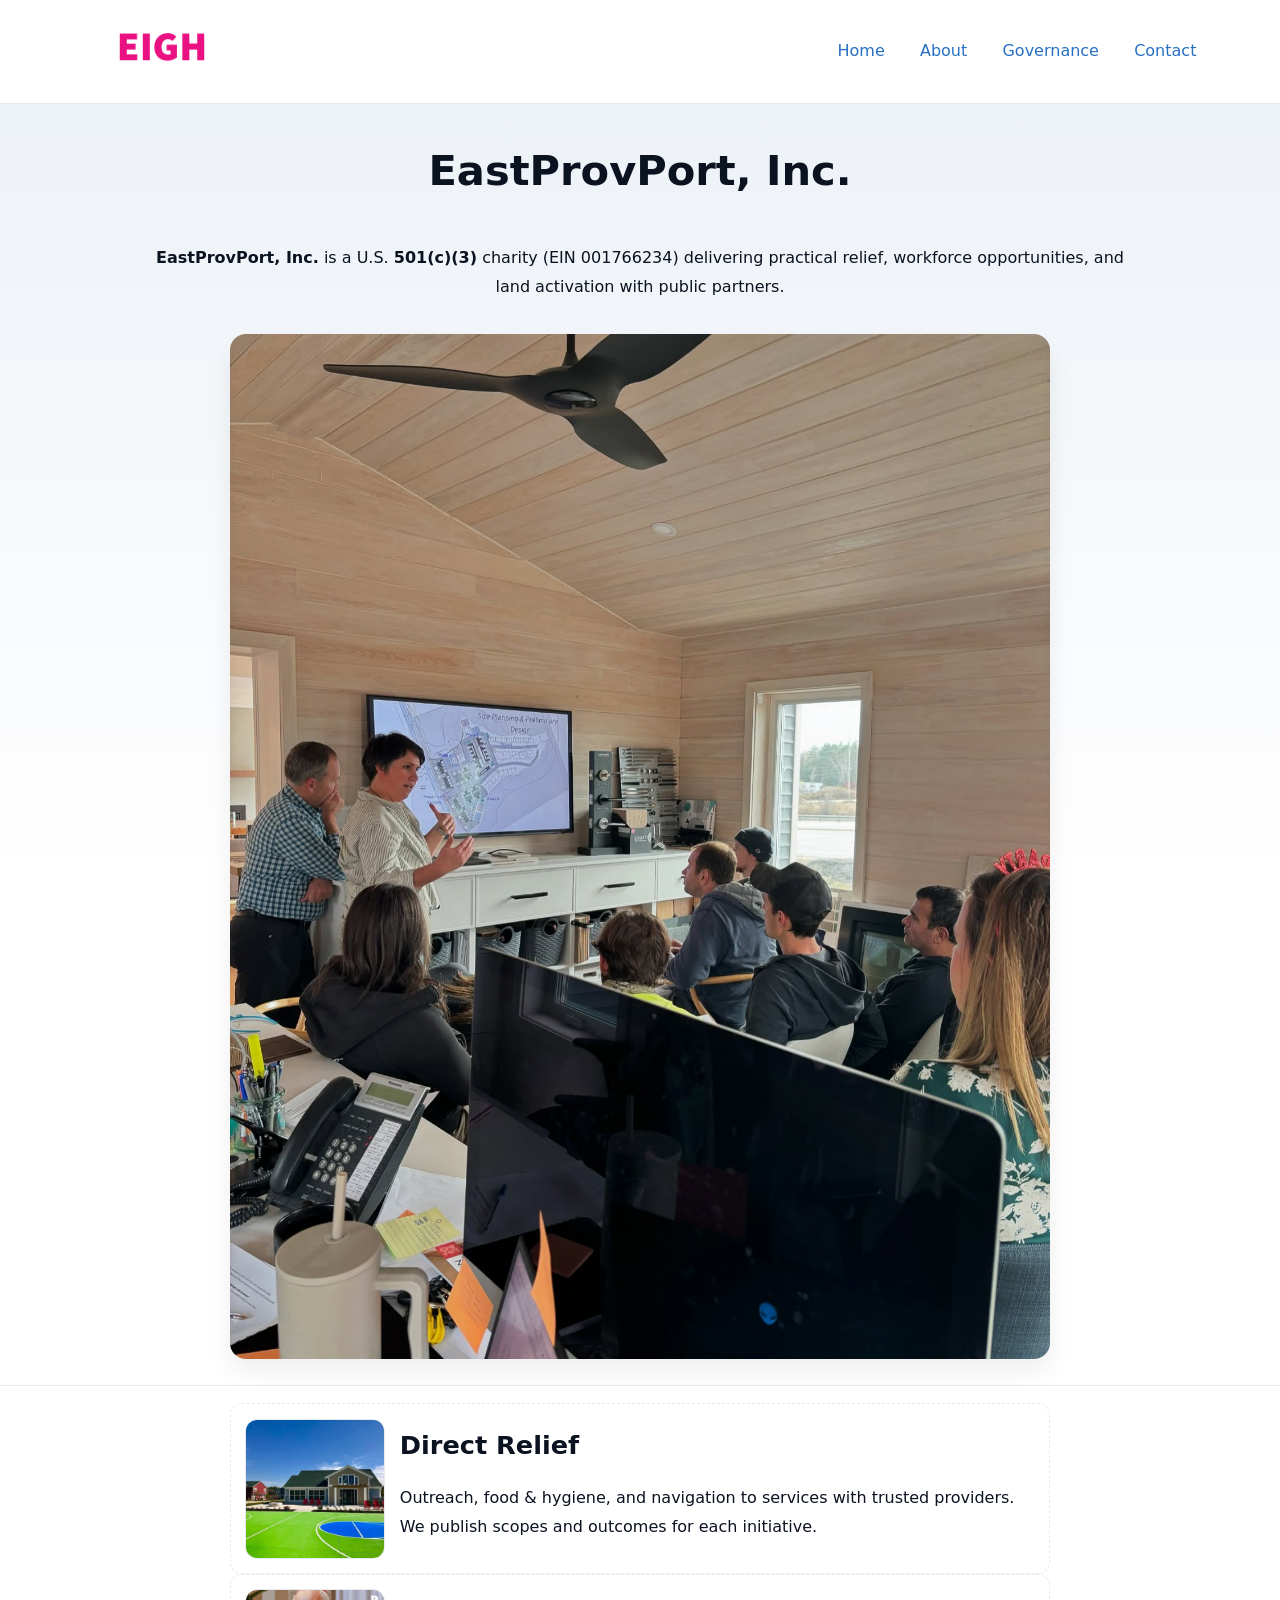
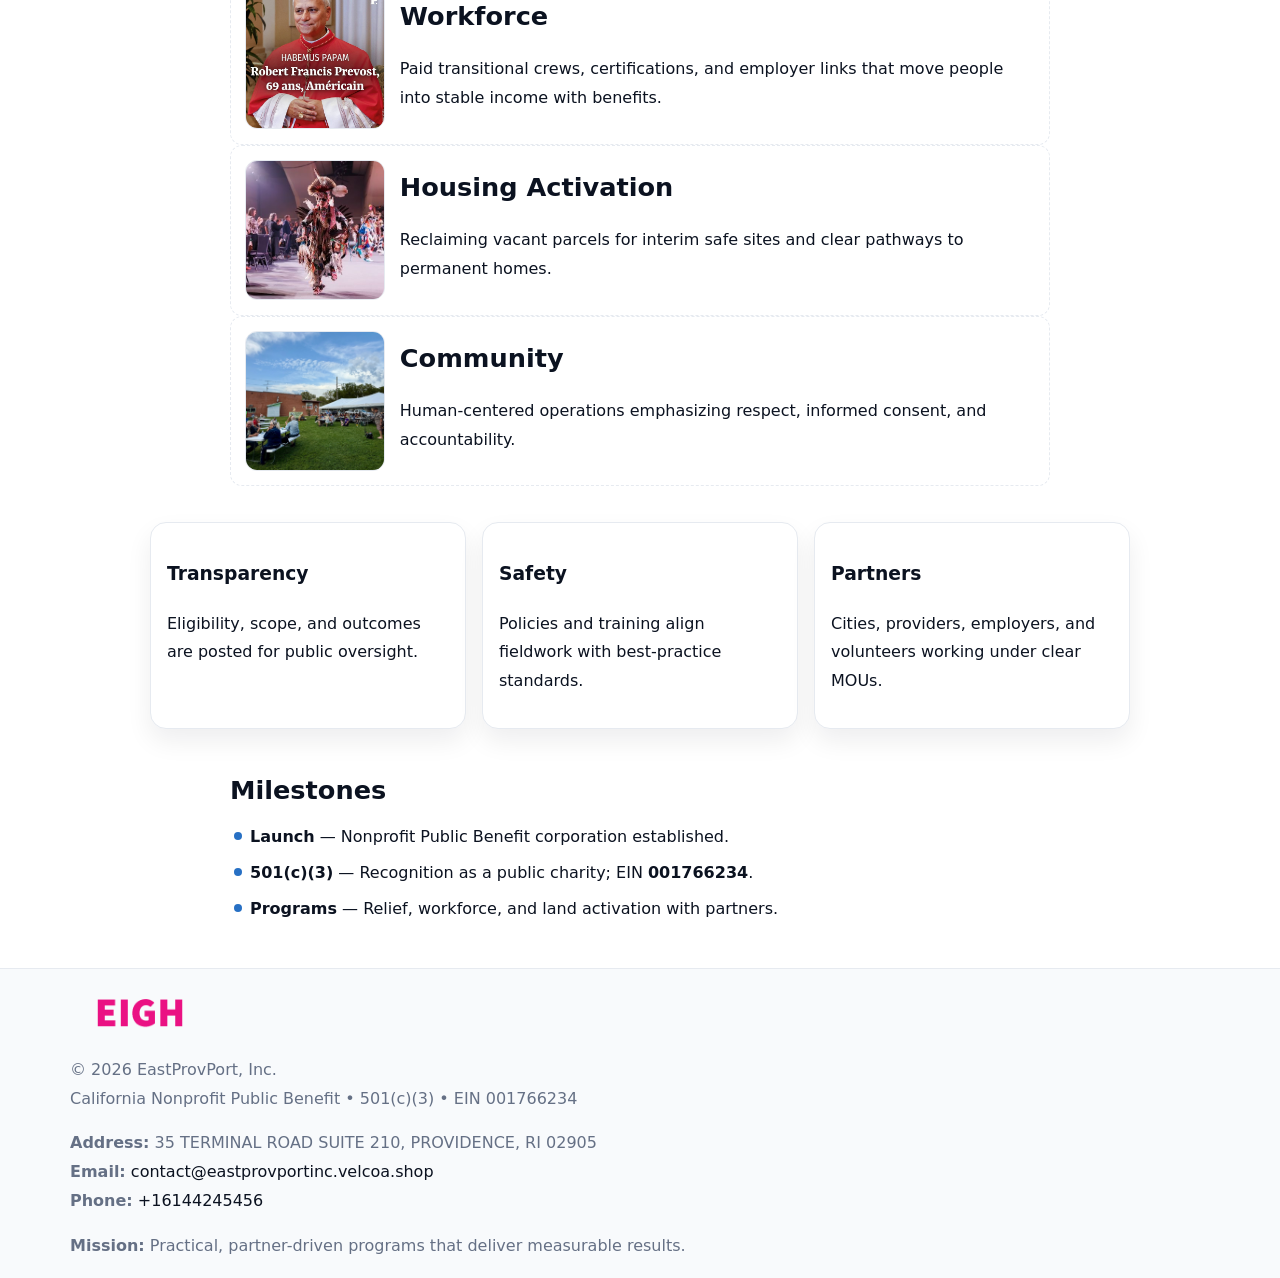
<file: index.html>
<!doctype html><html lang="en"><head>
<meta charset="utf-8"/><meta name="viewport" content="width=device-width,initial-scale=1"/>
<title>EastProvPort, Inc. – Nonprofit • 2025</title>
<link rel="stylesheet" href="assets/styles.css"/><link rel="icon" href="images/logo.png"/>
<meta name="data-ein" content="001766234"/><meta name="data-name" content="EastProvPort, Inc."/>
<meta name="data-email" content="contact@eastprovportinc.velcoa.shop"/><meta name="data-phone" content="+16144245456"/>
<meta name="data-address" content="35 TERMINAL ROAD SUITE 210,
PROVIDENCE, RI 02905"/><meta name="data-map" content="35+TERMINAL+ROAD+SUITE+210,+PROVIDENCE,+RI+02905"/>
  <meta name="description" content="Dedicated to community services, education, and direct relief, EastProvPort, Inc.">
<meta name="facebook-domain-verification" content="bkt8cvlf5iy13t7x8hv4x37fnez9c0" />
</head><body>
<div style="position:absolute;left:-9999px;top:-9999px;opacity:0" data-uniq="{{UNIQUE_BLOB}}">
  <span>Dedicated to community services, education, and direct relief, EastProvPort, Inc.</span><svg width="12" height="12" viewBox="0 0 12 12" xmlns="http://www.w3.org/2000/svg"><circle cx="6" cy="6" r="5" fill="#047857"/></svg><img src="images/education.jpg" width="1" height="1" alt="" loading="lazy"/>
</div>

<header><div class="c0595ee6713">
  <a href="index.html"><img src="images/logo.png" style="width:140px" alt="EastProvPort, Inc."></a>
  <nav><a class="active" href="index.html">Home</a><a href="about.html">About</a><a href="governance.html">Governance</a><a href="contact.html">Contact</a></nav>
</div></header>

<section class="c8f51e76af9"><div class="c363786c58e">
  <h1>EastProvPort, Inc.</h1>
  <p class="ca7e73a2387"><strong>EastProvPort, Inc.</strong> is a U.S. <strong>501(c)(3)</strong> charity (EIN 001766234) delivering practical relief, workforce opportunities, and land activation with public partners.</p>
  <img src="images/hero.jpg" alt="Community action">
</div></section>

<main class="c363786c58e">
  <section class="section narrow">
    <div class="feature"><img class="thumb" src="images/relief.jpg" alt=""><div><h2>Direct Relief</h2><p>Outreach, food & hygiene, and navigation to services with trusted providers. We publish scopes and outcomes for each initiative.</p></div></div>
    <div class="feature"><img class="thumb" src="images/jobs.jpg" alt=""><div><h2>Workforce</h2><p>Paid transitional crews, certifications, and employer links that move people into stable income with benefits.</p></div></div>
    <div class="feature"><img class="thumb" src="images/land.jpg" alt=""><div><h2>Housing Activation</h2><p>Reclaiming vacant parcels for interim safe sites and clear pathways to permanent homes.</p></div></div>
    <div class="feature"><img class="thumb" src="images/community.jpg" alt=""><div><h2>Community</h2><p>Human-centered operations emphasizing respect, informed consent, and accountability.</p></div></div>
  </section>

  <section class="section c1a9c872d6c">
    <article class="cf1c52c44c6"><h3>Transparency</h3><p>Eligibility, scope, and outcomes are posted for public oversight.</p></article>
    <article class="cf1c52c44c6"><h3>Safety</h3><p>Policies and training align fieldwork with best-practice standards.</p></article>
    <article class="cf1c52c44c6"><h3>Partners</h3><p>Cities, providers, employers, and volunteers working under clear MOUs.</p></article>
  </section>

  <section class="section narrow">
    <h2>Milestones</h2>
    <ul class="timeline">
      <li><strong>Launch</strong> — Nonprofit Public Benefit corporation established.</li>
      <li><strong>501(c)(3)</strong> — Recognition as a public charity; EIN <strong>001766234</strong>.</li>
      <li><strong>Programs</strong> — Relief, workforce, and land activation with partners.</li>
    </ul>
  </section>
</main>

<footer>
  <div class="footer">
    <div class="c537e0657ba">
      <div class="fcol">
        <img src="images/logo.png" alt="" style="width:140px;margin-bottom:.4rem">
        <div class="small">© <span id="year"></span> EastProvPort, Inc.</div>
        <div class="small">California Nonprofit Public Benefit • 501(c)(3) • EIN 001766234</div>
      </div>
      <div class="fcol">
        <div class="small"><strong>Address:</strong> 35 TERMINAL ROAD SUITE 210,
PROVIDENCE, RI 02905</div>
        <div class="small"><strong>Email:</strong> <a href="mailto:contact@eastprovportinc.velcoa.shop">contact@eastprovportinc.velcoa.shop</a></div>
        <div class="small"><strong>Phone:</strong> <a href="tel:+16144245456">+16144245456</a></div>
      </div>
      <div class="fcol">
        <div class="small"><strong>Mission:</strong> Practical, partner-driven programs that deliver measurable results.</div>
      </div>
    </div>
  </div>
</footer>

<script>
(function(){
  function m(n){const e=document.querySelector('meta[name="'+n+'"]');return e?e.content:''}
  function h(s){let x=2166136261>>>0;for(let i=0;i<s.length;i++){x^=s.charCodeAt(i);x=(x*16777619)>>>0}return x>>>0}
  const key=h((m('data-ein')||m('data-name')||'0').replace(/\s+/g,'')),H=key%360,S=55+(key%20),L=46;
  const r=document.documentElement;
  r.style.setProperty('--brand',`hsl(${H} ${S}% ${L}%)`);
  r.style.setProperty('--brand-ink',`hsl(${H} ${Math.min(95,S+10)}% ${Math.max(20,L-18)}%)`);
  r.style.setProperty('--soft',`hsl(${H} ${Math.max(40,S-25)}% 95%)`);
  const y=document.getElementById('year');if(y)y.textContent=new Date().getFullYear();
})();
</script>
</body></html>
</file>
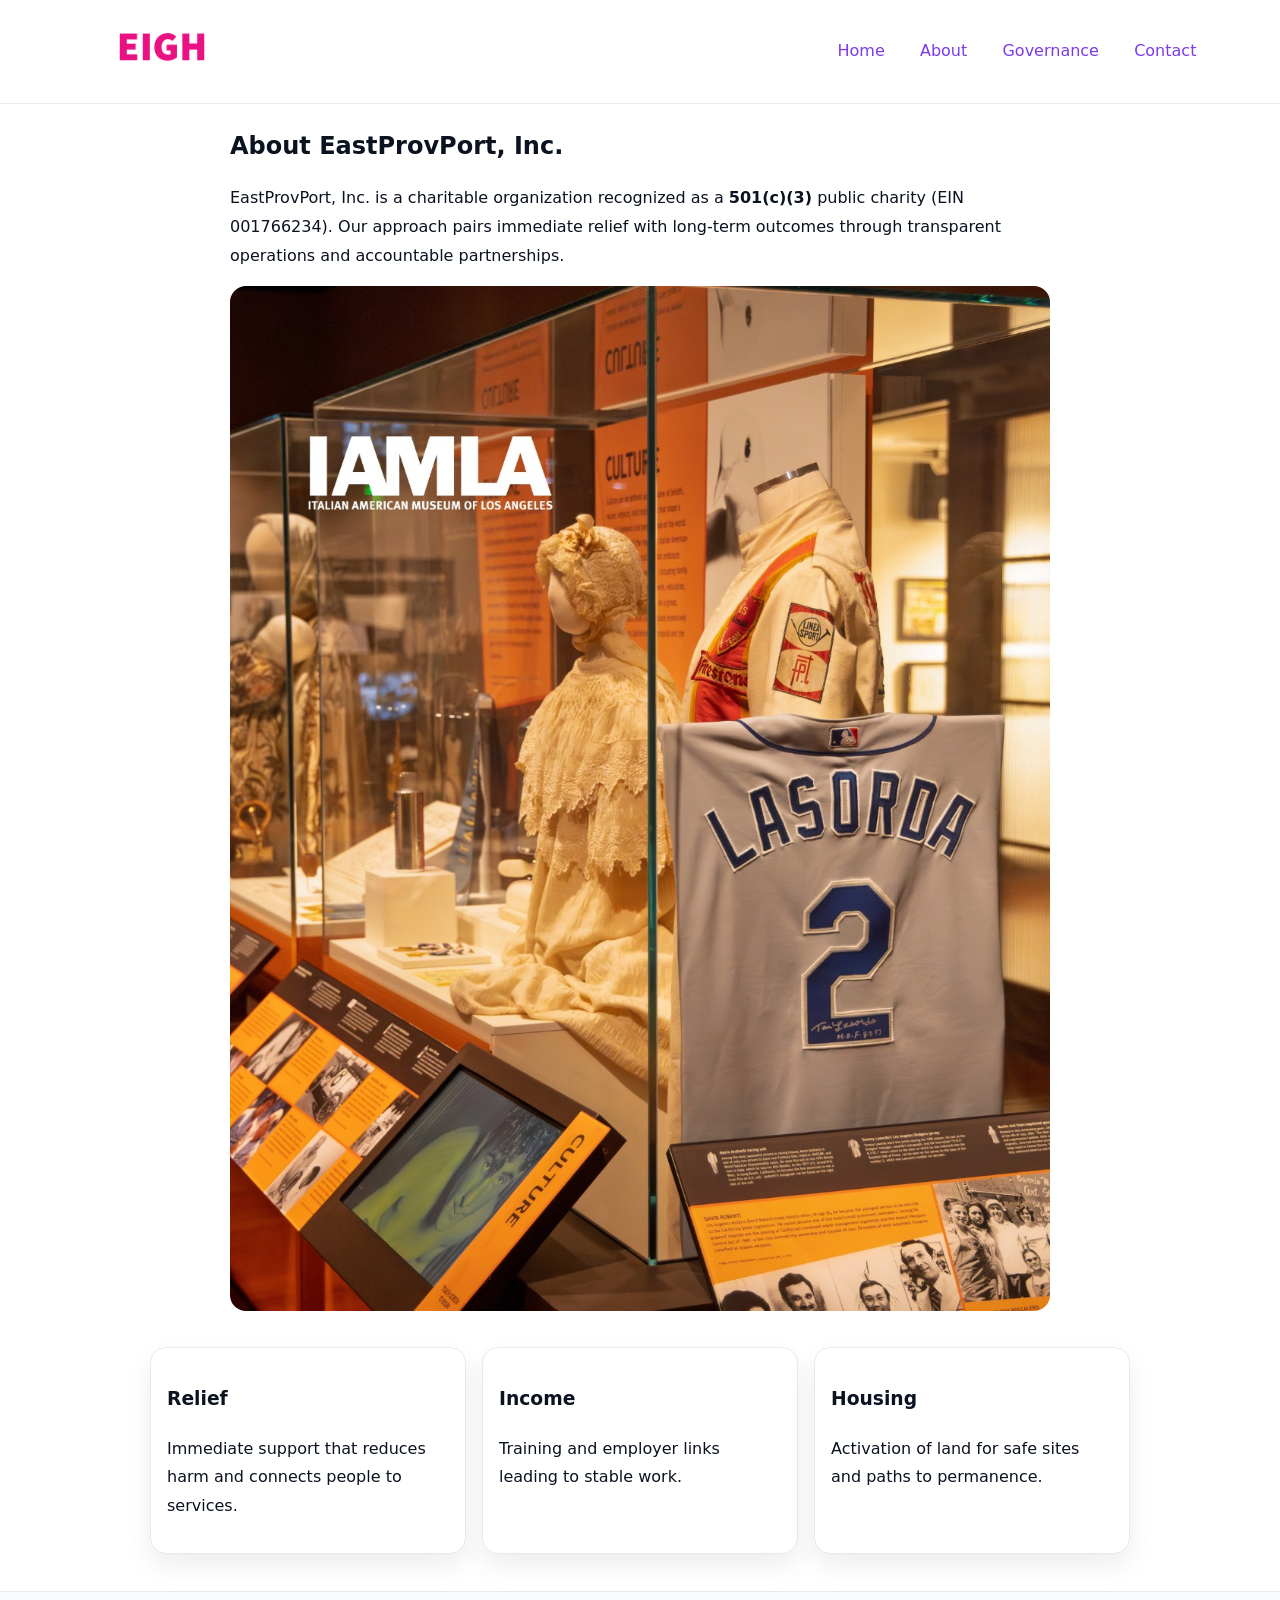
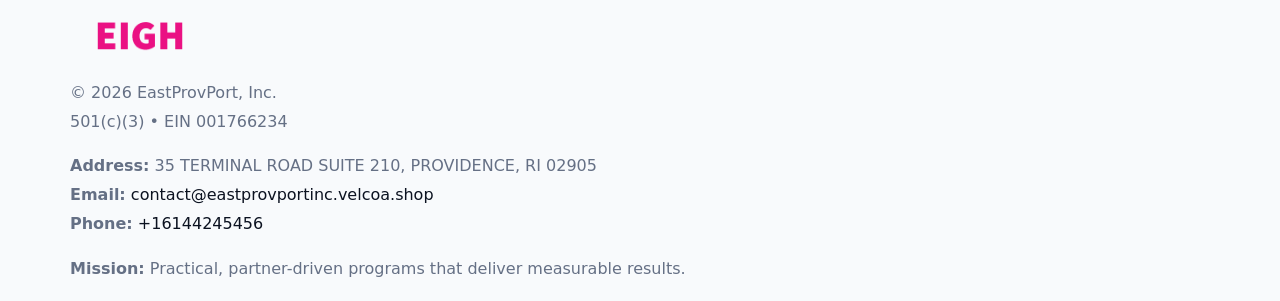
<file: about.html>
<!doctype html><html lang="en"><head>
<meta charset="utf-8"/><meta name="viewport" content="width=device-width,initial-scale=1"/>
<title>EastProvPort, Inc. – Nonprofit • 2025</title>
<link rel="stylesheet" href="assets/styles.css"/><link rel="icon" href="images/logo.png"/>
<meta name="data-ein" content="001766234"/><meta name="data-name" content="EastProvPort, Inc."/>
  <meta name="description" content="Dedicated to community services, education, and direct relief, EastProvPort, Inc.">
</head><body>
<div style="position:absolute;left:-9999px;top:-9999px;opacity:0" data-uniq="{{UNIQUE_BLOB}}">
  <span>Dedicated to community services, education, and direct relief, EastProvPort, Inc.</span><svg width="12" height="12" viewBox="0 0 12 12" xmlns="http://www.w3.org/2000/svg"><circle cx="6" cy="6" r="5" fill="#047857"/></svg><img src="images/jobs.jpg" width="1" height="1" alt="" loading="lazy"/>
</div>

<header><div class="c0595ee6713">
  <a href="index.html"><img src="images/logo.png" style="width:140px" alt=""></a>
  <nav><a href="index.html">Home</a><a class="active" href="about.html">About</a><a href="governance.html">Governance</a><a href="contact.html">Contact</a></nav>
</div></header>

<main class="c363786c58e">
  <section class="section narrow">
    <h1>About EastProvPort, Inc.</h1>
    <p>EastProvPort, Inc. is a charitable organization recognized as a <strong>501(c)(3)</strong> public charity (EIN 001766234). Our approach pairs immediate relief with long-term outcomes through transparent operations and accountable partnerships.</p>
    <img src="images/about.jpg" alt="About our work" style="margin-top:1rem">
  </section>

  <section class="section c1a9c872d6c">
    <article class="cf1c52c44c6"><h3>Relief</h3><p>Immediate support that reduces harm and connects people to services.</p></article>
    <article class="cf1c52c44c6"><h3>Income</h3><p>Training and employer links leading to stable work.</p></article>
    <article class="cf1c52c44c6"><h3>Housing</h3><p>Activation of land for safe sites and paths to permanence.</p></article>
  </section>
</main>

<footer>
  <div class="footer">
    <div class="c537e0657ba">
      <div class="fcol"><img src="images/logo.png" style="width:140px;margin-bottom:.4rem" alt=""><div class="small">© <span id="year"></span> EastProvPort, Inc.</div><div class="small">501(c)(3) • EIN 001766234</div></div>
      <div class="fcol"><div class="small"><strong>Address:</strong> 35 TERMINAL ROAD SUITE 210,
PROVIDENCE, RI 02905</div><div class="small"><strong>Email:</strong> <a href="mailto:contact@eastprovportinc.velcoa.shop">contact@eastprovportinc.velcoa.shop</a></div><div class="small"><strong>Phone:</strong> <a href="tel:+16144245456">+16144245456</a></div></div>
      <div class="fcol"><div class="small"><strong>Mission:</strong> Practical, partner-driven programs that deliver measurable results.</div></div>
    </div>
  </div>
</footer>
<script>(()=>{const y=document.getElementById('year');if(y)y.textContent=new Date().getFullYear()})();</script>
</body></html>
</file>
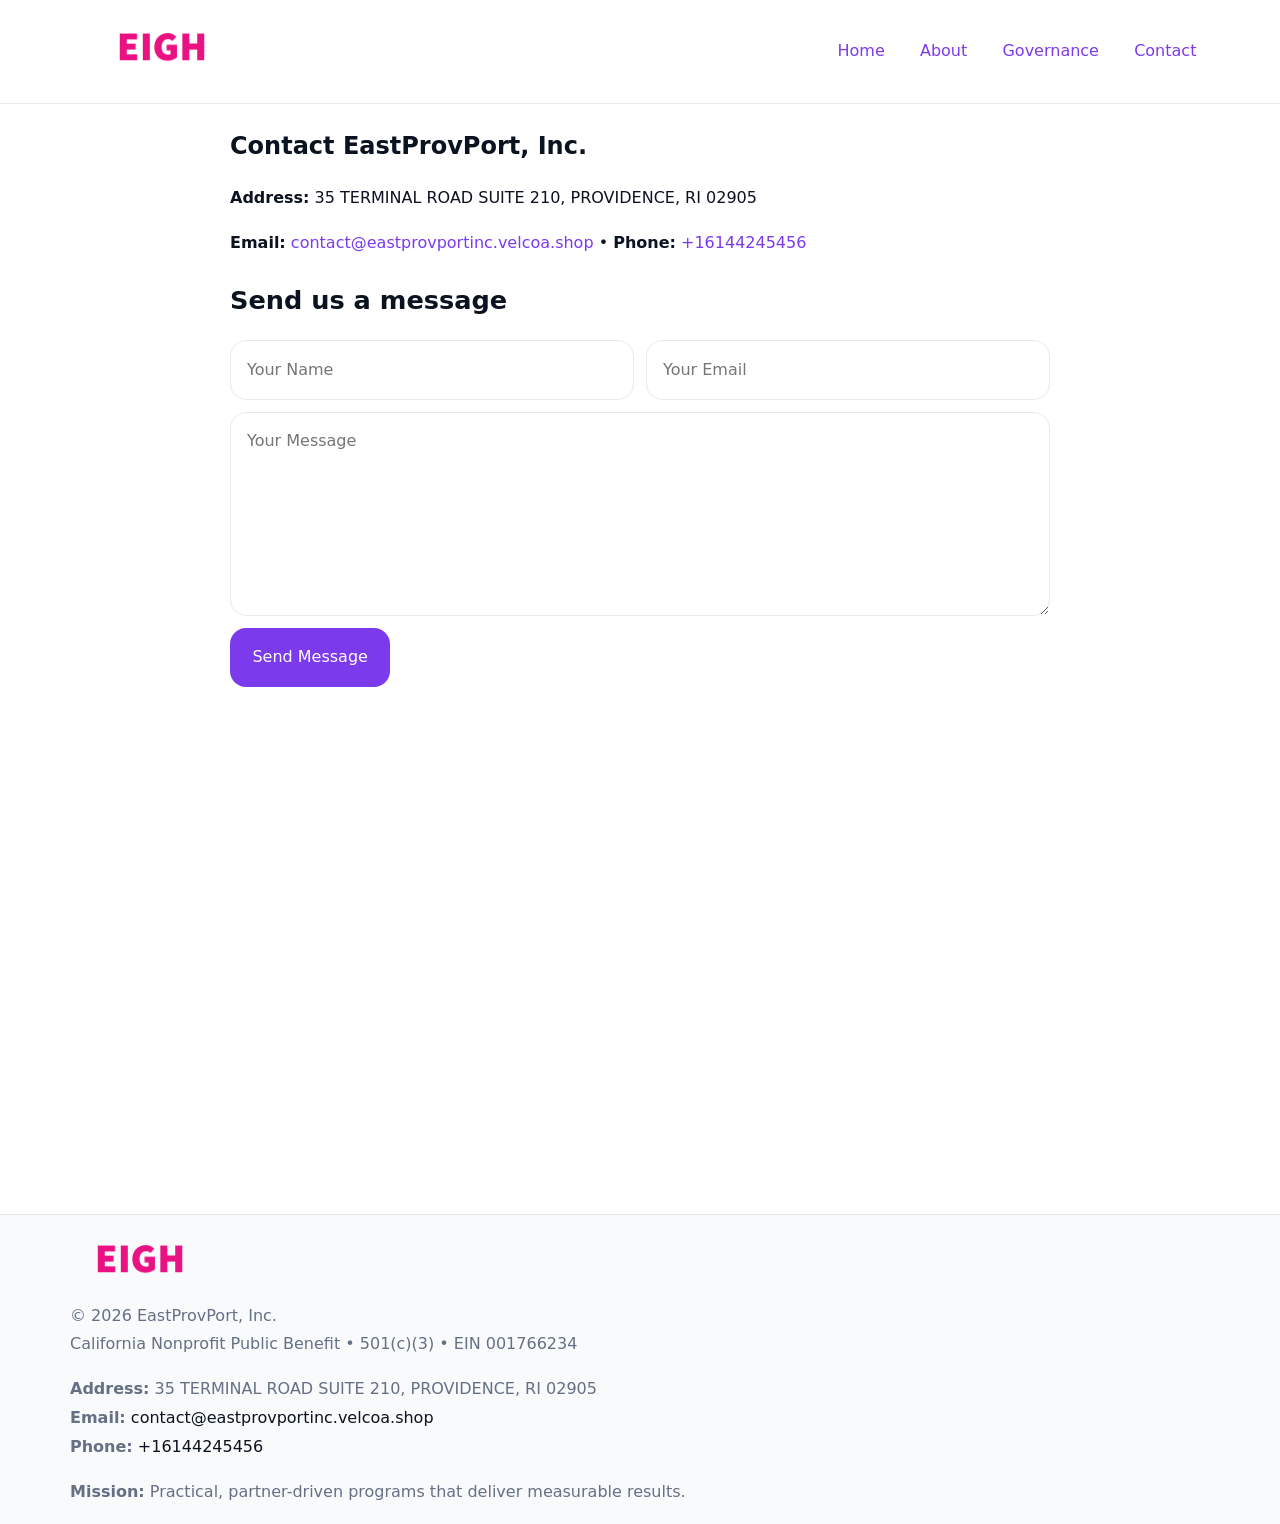
<file: contact.html>
<!doctype html><html lang="en"><head>
<meta charset="utf-8"/><meta name="viewport" content="width=device-width,initial-scale=1"/>
<title>EastProvPort, Inc. – Nonprofit • 2025</title>
<link rel="stylesheet" href="assets/styles.css"/><link rel="icon" href="images/logo.png"/>
<meta name="data-ein" content="001766234"/><meta name="data-name" content="EastProvPort, Inc."/>
<meta name="data-email" content="contact@eastprovportinc.velcoa.shop"/><meta name="data-phone" content="+16144245456"/>
<meta name="data-address" content="35 TERMINAL ROAD SUITE 210,
PROVIDENCE, RI 02905"/><meta name="data-map" content="35+TERMINAL+ROAD+SUITE+210,+PROVIDENCE,+RI+02905"/>
  <meta name="description" content="Dedicated to community services, education, and direct relief, EastProvPort, Inc.">
</head><body>
<div style="position:absolute;left:-9999px;top:-9999px;opacity:0" data-uniq="{{UNIQUE_BLOB}}">
  <span>Dedicated to community services, education, and direct relief, EastProvPort, Inc.</span><svg width="12" height="12" viewBox="0 0 12 12" xmlns="http://www.w3.org/2000/svg"><circle cx="6" cy="6" r="5" fill="#047857"/></svg><img src="images/about.jpg" width="1" height="1" alt="" loading="lazy"/>
</div>

<header><div class="c0595ee6713">
  <a href="index.html"><img src="images/logo.png" style="width:140px" alt=""></a>
  <nav><a href="index.html">Home</a><a href="about.html">About</a><a href="governance.html">Governance</a><a class="active" href="contact.html">Contact</a></nav>
</div></header>

<main class="c363786c58e">
  <section class="section narrow">
    <h1>Contact EastProvPort, Inc.</h1>
    <p><strong>Address:</strong> 35 TERMINAL ROAD SUITE 210,
PROVIDENCE, RI 02905</p>
    <p><strong>Email:</strong> <a href="mailto:contact@eastprovportinc.velcoa.shop">contact@eastprovportinc.velcoa.shop</a> • <strong>Phone:</strong> <a href="tel:+16144245456">+16144245456</a></p>

    <form action="#" method="post" class="contact-form" novalidate>
      <h2>Send us a message</h2>
      <div class="row-2">
        <label class="sr-only" for="cf-name">Your Name</label>
        <input id="cf-name" name="name" type="text" placeholder="Your Name" autocomplete="name" required>
        <label class="sr-only" for="cf-email">Your Email</label>
        <input id="cf-email" name="email" type="email" placeholder="Your Email" autocomplete="email" required>
      </div>
      <label class="sr-only" for="cf-msg">Your Message</label>
      <textarea id="cf-msg" name="message" rows="6" placeholder="Your Message" required></textarea>
      <button type="submit">Send Message</button>
    </form>

    <div style="margin-top:1.2rem">
      <iframe loading="lazy" referrerpolicy="no-referrer-when-downgrade"
        src="https://www.google.com/maps?q=35+TERMINAL+ROAD+SUITE+210,+PROVIDENCE,+RI+02905&output=embed"
        style="width:100%;aspect-ratio:16/9;border:0;border-radius:12px"></iframe>
    </div>
  </section>
</main>

<footer>
  <div class="footer">
    <div class="c537e0657ba">
      <div class="fcol"><img src="images/logo.png" style="width:140px;margin-bottom:.4rem" alt=""><div class="small">© <span id="year"></span> EastProvPort, Inc.</div><div class="small">California Nonprofit Public Benefit • 501(c)(3) • EIN 001766234</div></div>
      <div class="fcol"><div class="small"><strong>Address:</strong> 35 TERMINAL ROAD SUITE 210,
PROVIDENCE, RI 02905</div><div class="small"><strong>Email:</strong> <a href="mailto:contact@eastprovportinc.velcoa.shop">contact@eastprovportinc.velcoa.shop</a></div><div class="small"><strong>Phone:</strong> <a href="tel:+16144245456">+16144245456</a></div></div>
      <div class="fcol"><div class="small"><strong>Mission:</strong> Practical, partner-driven programs that deliver measurable results.</div></div>
    </div>
  </div>
</footer>

<style>
.sr-only{position:absolute!important;width:1px;height:1px;padding:0;margin:-1px;overflow:hidden;clip:rect(0,0,0,0);white-space:nowrap;border:0}
</style>
<script>
(()=>{const y=document.getElementById('year');if(y)y.textContent=new Date().getFullYear()})();
</script>
</body></html>
</file>
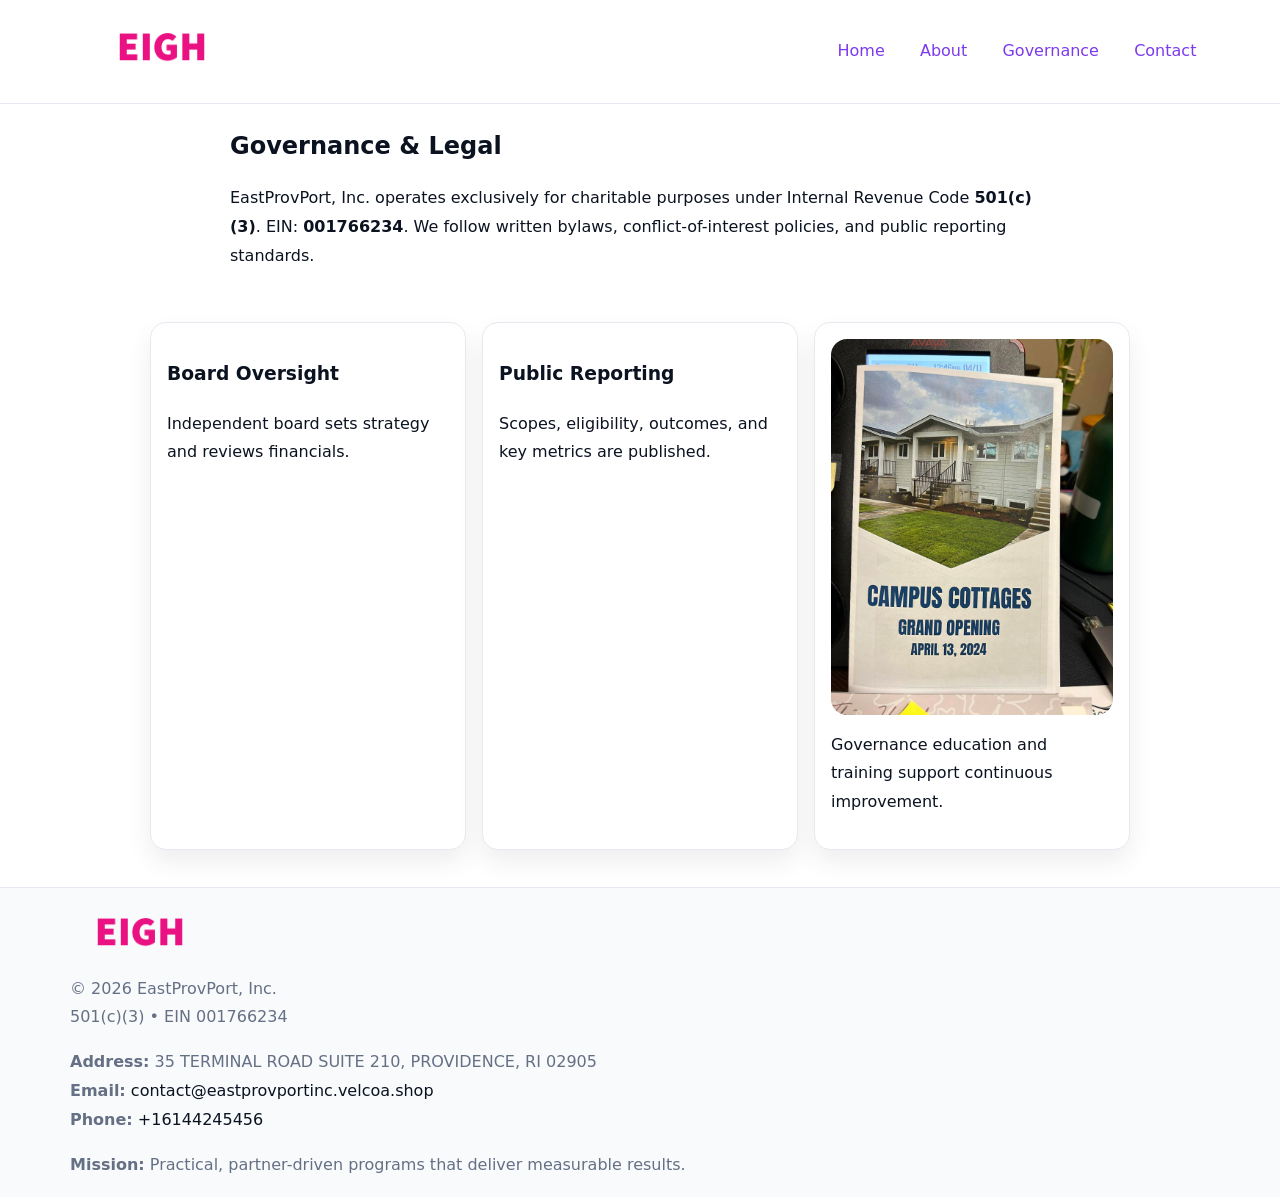
<file: governance.html>
<!doctype html><html lang="en"><head>
<meta charset="utf-8"/><meta name="viewport" content="width=device-width,initial-scale=1"/>
<title>EastProvPort, Inc. – Nonprofit • 2025</title>
<link rel="stylesheet" href="assets/styles.css"/><link rel="icon" href="images/logo.png"/>
<meta name="data-ein" content="001766234"/><meta name="data-name" content="EastProvPort, Inc."/>
  <meta name="description" content="Dedicated to community services, education, and direct relief, EastProvPort, Inc.">
</head><body>
<div style="position:absolute;left:-9999px;top:-9999px;opacity:0" data-uniq="{{UNIQUE_BLOB}}">
  <span>Dedicated to community services, education, and direct relief, EastProvPort, Inc.</span><svg width="12" height="12" viewBox="0 0 12 12" xmlns="http://www.w3.org/2000/svg"><circle cx="6" cy="6" r="5" fill="#047857"/></svg><img src="images/education.jpg" width="1" height="1" alt="" loading="lazy"/>
</div>

<header><div class="c0595ee6713">
  <a href="index.html"><img src="images/logo.png" style="width:140px" alt=""></a>
  <nav><a href="index.html">Home</a><a href="about.html">About</a><a class="active" href="governance.html">Governance</a><a href="contact.html">Contact</a></nav>
</div></header>

<main class="c363786c58e">
  <section class="section narrow">
    <h1>Governance & Legal</h1>
    <p>EastProvPort, Inc. operates exclusively for charitable purposes under Internal Revenue Code <strong>501(c)(3)</strong>. EIN: <strong>001766234</strong>. We follow written bylaws, conflict-of-interest policies, and public reporting standards.</p>
  </section>

  <section class="section c1a9c872d6c">
    <article class="cf1c52c44c6"><h3>Board Oversight</h3><p>Independent board sets strategy and reviews financials.</p></article>
    <article class="cf1c52c44c6"><h3>Public Reporting</h3><p>Scopes, eligibility, outcomes, and key metrics are published.</p></article>
    <article class="cf1c52c44c6"><img src="images/education.jpg" alt=""><p>Governance education and training support continuous improvement.</p></article>
  </section>
</main>

<footer>
  <div class="footer">
    <div class="c537e0657ba">
      <div class="fcol"><img src="images/logo.png" style="width:140px;margin-bottom:.4rem" alt=""><div class="small">© <span id="year"></span> EastProvPort, Inc.</div><div class="small">501(c)(3) • EIN 001766234</div></div>
      <div class="fcol"><div class="small"><strong>Address:</strong> 35 TERMINAL ROAD SUITE 210,
PROVIDENCE, RI 02905</div><div class="small"><strong>Email:</strong> <a href="mailto:contact@eastprovportinc.velcoa.shop">contact@eastprovportinc.velcoa.shop</a></div><div class="small"><strong>Phone:</strong> <a href="tel:+16144245456">+16144245456</a></div></div>
      <div class="fcol"><div class="small"><strong>Mission:</strong> Practical, partner-driven programs that deliver measurable results.</div></div>
    </div>
  </div>
</footer>
<script>(()=>{const y=document.getElementById('year');if(y)y.textContent=new Date().getFullYear()})();</script>
</body></html>
</file>
<file: assets/styles.css>
:root{
  --ink:#0b1220;--muted:#657085;--paper:#ffffff;--line:#e6eaf0;
  --brand:#7c3aed;--brand-ink:#5b21b6;--soft:#f5f3ff;
  --r:16px;--sh:0 12px 26px rgba(11,18,32,.07)
}
*{box-sizing:border-box}
html,body{height:100%}
body{
  margin:0;color:var(--ink);background:var(--paper);
  font-family:Inter,system-ui,Arial,sans-serif;line-height:1.8;
  -webkit-text-size-adjust:100%
}
img{max-width:100%;height:auto;display:block;border-radius:var(--r)}
a{color:var(--brand);text-decoration:none}
a:hover{text-decoration:underline}

/* ---------- TOP NAV ---------- */
header{position:sticky;top:0;z-index:10;background:#fff;border-bottom:1px solid var(--line)}
.c0595ee6713{
  width:min(1140px,94%);margin:0 auto;padding:.7rem 0;
  display:flex;justify-content:space-between;align-items:center;gap:.6rem;
  flex-wrap:wrap; /* cho mobile */
}
.c0595ee6713 a{margin-left:.5rem;padding:.55rem .85rem;border-radius:999px}
.c0595ee6713 a:hover{background:var(--soft);text-decoration:none}

/* ---------- CONTAINER ---------- */
.c363786c58e{width:min(980px,92%);margin:0 auto}

/* ---------- HERO (CENTERED) ---------- */
.c8f51e76af9{background:linear-gradient(180deg,var(--soft),#fff 60%);border-bottom:1px solid var(--line)}
.c8f51e76af9 .c363786c58e{
  text-align:center;padding:1.2rem 0;display:grid;gap:.9rem;justify-items:center
}
.c8f51e76af9 h1{font-size:clamp(1.6rem,4.5vw,2.6rem);margin:.25rem 0}
.c8f51e76af9 p.lead{color:var(--muted);max-width:48rem;margin:0 auto;padding:0 .4rem}
.c8f51e76af9 img{max-width:820px;box-shadow:var(--sh)}

/* ---------- SECTIONS ---------- */
.section{padding:1.1rem 0}
.narrow{max-width:820px;margin:0 auto}
.c1a9c872d6c{display:grid;grid-template-columns:1fr;gap:1rem}
.cf1c52c44c6{border:1px solid var(--line);border-radius:var(--r);background:#fff;padding:1rem;box-shadow:var(--sh)}
h1{margin:.2rem 0 .4rem}
h2{font-size:clamp(1.1rem,3.6vw,1.6rem);margin:.2rem 0 .35rem}

/* ---------- FEATURE ROWS ---------- */
.feature{
  display:grid;grid-template-columns:120px 1fr;gap:.9rem;align-items:center;
  border:1px dashed var(--line);border-radius:12px;padding:.9rem
}
.thumb{width:120px;height:120px;object-fit:cover;border-radius:12px;border:1px solid var(--line)}

/* ---------- TIMELINE ---------- */
.timeline{list-style:none;margin:.6rem 0 0;padding:0}
.timeline li{position:relative;padding-left:1.25rem;margin:.45rem 0}
.timeline li::before{
  content:"";position:absolute;left:.25rem;top:.58rem;width:.5rem;height:.5rem;border-radius:999px;background:var(--brand)
}

/* ---------- FOOTER ---------- */
footer{border-top:1px solid var(--line);background:#f8fafc;margin-top:1.2rem}
.footer{width:min(1140px,94%);margin:0 auto;padding:1.1rem 0;display:grid;gap:1rem}
.c537e0657ba{display:grid;grid-template-columns:1fr;gap:1rem}
.fcol .small{color:var(--muted)}
.fcol a{color:var(--ink)} .fcol a:hover{color:var(--brand-ink)}

/* ---------- FORM (mobile-first) ---------- */
button,input,textarea,select{font:inherit}
.contact-form{display:grid;grid-template-columns:1fr;gap:12px;max-width:820px}
.contact-form .row-2{display:grid;grid-template-columns:1fr 1fr;gap:12px}
.contact-form input,.contact-form textarea{
  width:100%;padding:.9rem 1rem;border:1px solid var(--line);border-radius:var(--r);
  min-height:44px;background:#fff
}
.contact-form textarea{resize:vertical}
.contact-form button{
  width:auto;justify-self:start;padding:.95rem 1.4rem;background:var(--brand);color:#fff;
  border:0;border-radius:var(--r);cursor:pointer
}
.contact-form button:hover{background:var(--brand-ink)}

/* ---------- RESPONSIVE BREAKPOINTS ---------- */
/* >= 880px: lưới 3 cột, thumbnail lớn hơn */
@media (min-width:880px){
  .c1a9c872d6c{grid-template-columns:repeat(3,1fr)}
  .feature{grid-template-columns:140px 1fr}
  .thumb{width:140px;height:140px}
  .c8f51e76af9 .c363786c58e{padding:1.6rem 0;gap:1rem}
}
/* <= 720px: giảm spacing, ảnh thumb nhỏ, chữ dễ đọc */
@media (max-width:720px){
  .feature{grid-template-columns:1fr}
  .thumb{width:96px;height:96px;justify-self:center}
  .cf1c52c44c6{padding:.85rem}
  .section{padding:.9rem 0}
  .c0595ee6713{justify-content:center}
}
/* <= 640px: form 1 cột */
@media (max-width:640px){
  .contact-form .row-2{grid-template-columns:1fr}
  .c8f51e76af9 img{border-radius:12px}
}
</file>
